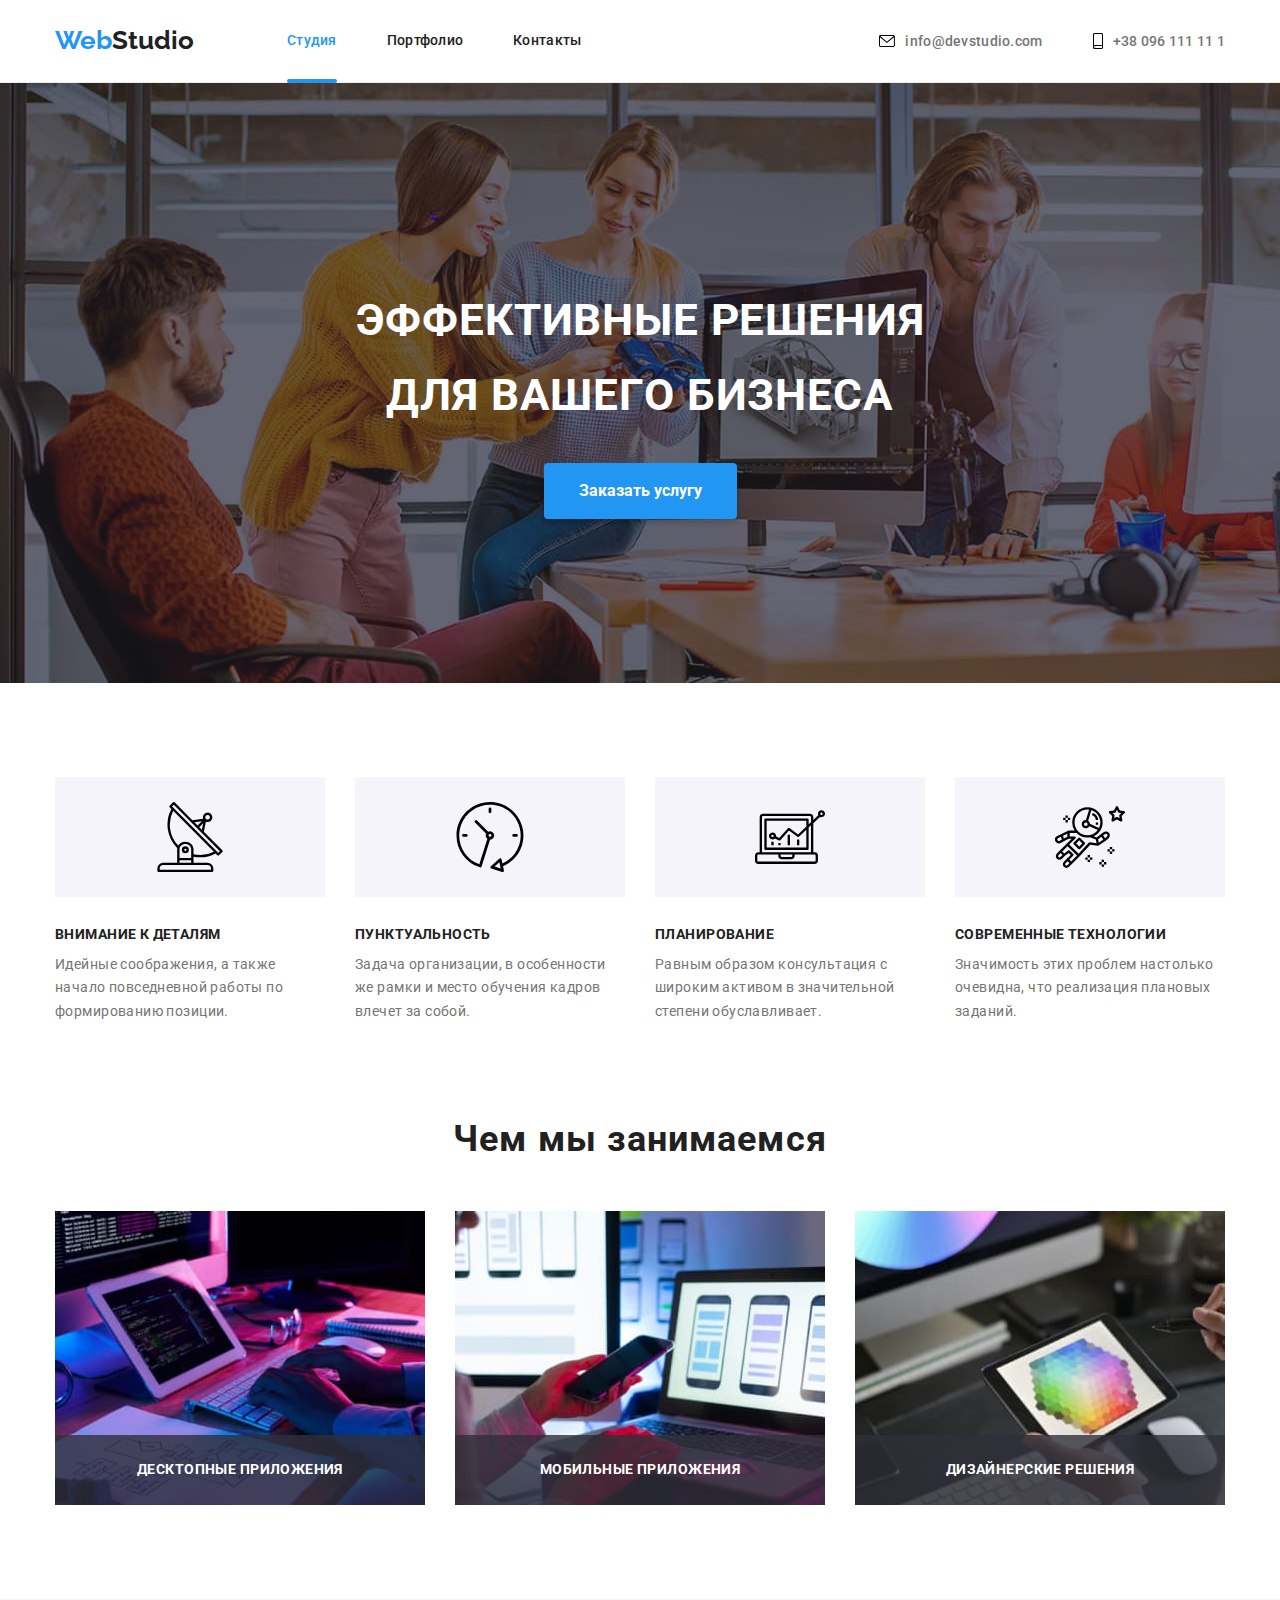
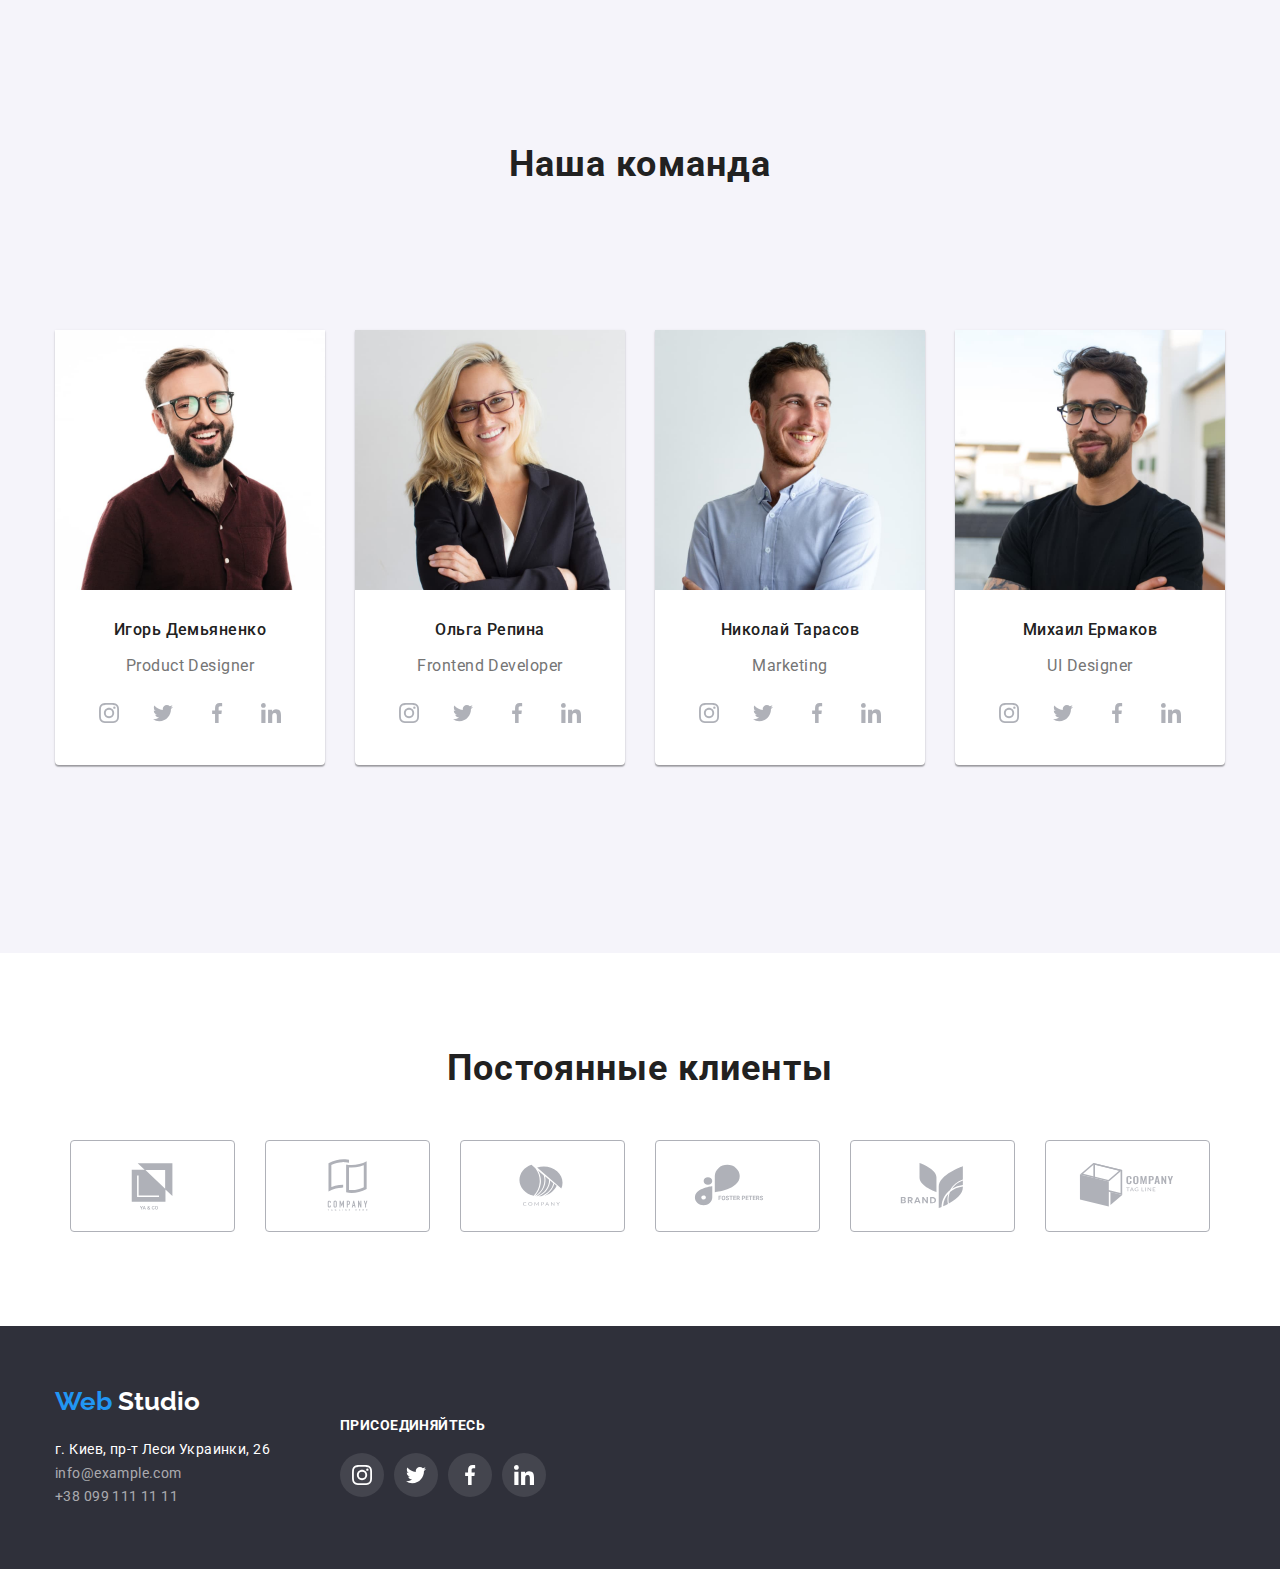
<file: index.html>
<!DOCTYPE html>
<html lang="ru">
  <head>
    <meta charset="UTF-8" />
    <meta http-equiv="X-UA-Compatible" content="IE=edge" />
    <meta name="viewport" content="width=device-width, initial-scale=1.0" />
    
    <link rel="preconnect" href="https://fonts.googleapis.com"/>
    <link rel="preconnect" href="https://fonts.gstatic.com" crossorigin/>
    <link href="https://fonts.googleapis.com/css2?family=Raleway:wght@700&family=Roboto:wght@400;500;700;900&display=swap" rel="stylesheet"/>

    <link rel="stylesheet" href="https://cdnjs.cloudflare.com/ajax/libs/modern-normalize/1.1.0/modern-normalize.min.css">

    <link rel="stylesheet" href="./css/styles.css"/>
    <title>WebStudio</title>
  </head>

  <body>
    <!-- logo + navigation -->
    <header class="header"> 
      <div class="container main-nav">
      <nav class="main-nav">
        <div>
        <a href="./index.html" class="logo"> <span class="logo-color">Web</span>Studio</a>
      </div>
    <div>
        <ul class="site-nav list">
          <li class="item"><a href="./index.html" class="link link-current current-index link-hover">Студия</a></li>
          <li class="item"><a href="./portfolio.html" class="link link-hover">Портфолио</a></li>
          <li class="item"><a href="" class="link link-hover">Контакты</a></li>
        </ul>
      </div>
      </nav>
    
      
      <div>
      <ul class="auth-nav list main-nav">
        <li class="item"><a href="mailto:info@devstudio.com" class="link">
          <svg class="contacts" width="16" height="12">
            <use href="./img/icons.svg#iconenvelope"></use>
          </svg> info@devstudio.com</a></li>
        <li class="item"><a href="tel:+38096111111" class="link">
          <svg class="contacts" width="10" height="16">
            <use href="./img/icons.svg#iconsmartphone"></use>
          </svg> +38 096 111 11 1</a></li>
      </ul>
    </div>
      </div>
    </header>
  
  
    <!-- mail information -->
    <main>
      <!-- section 1 - major -->
      <section class="hero">
        <h1 class="hero-title">Эффективные решения для вашего бизнеса</h1>
        
          
        <button class="hero-button" type="button" data-modal-open>Заказать услугу</button>
        
        <div class="backdrop is-hidden" data-modal>
          <div class="modal">
            <button class="modal-close-button" data-modal-close>
              <svg width="18" height="18">
                <use href="./img/icons.svg#icone-close"></use>
              </svg>
            </button> 
          </div>
        </div>

      </section>
      <!-- section 2 - our features -->
      <section class="our-features">
        <div class="container features">
        <h2 hidden class="section-title">our features</h2>
        <ul class="our features list">
          <li class="our-features-text">
            <div class="features-background">
              <svg class="our-features-text-icon" width="70" height="70">
                <use href="./img/icons.svg#iconantenna"></use>
              </svg>
            </div>
            <h3 class="title">Внимание к деталям</h3>
            <p class="features-text">
              Идейные соображения, а также начало повседневной работы по
              формированию позиции.
            </p>
          </li>
          <li class="our-features-text">
            <div class="features-background">
              <svg class="our-features-text-icon" width="70" height="70">
                <use href="./img/icons.svg#iconclock"></use>
              </svg>
            </div>
            <h3 class="title">Пунктуальность</h3>
            <p class="features-text">
              Задача организации, в особенности же рамки и место обучения кадров
              влечет за собой.
            </p>
          </li>
          <li class="our-features-text">
            <div class="features-background">
              <svg class="our-features-text-icon" width="70" height="70">
                <use href="./img/icons.svg#icondiagram"></use>
              </svg>
            </div>
            <h3 class="title">Планирование</h3>
            <p class="features-text">
              Равным образом консультация с широким активом в значительной
              степени обуславливает.
            </p>
          </li>
          <li>
            <div class="features-background">
              <svg class="our-features-text-icon" width="70" height="70">
                <use href="./img/icons.svg#iconastronaut"></use>
              </svg>
            </div>
            <h3 class="title">Современные технологии</h3>
            <p class="features-text">
              Значимость этих проблем настолько очевидна, что реализация
              плановых заданий.
            </p>
          </li>
        </ul>
        </div>
      </section>
    

      <!-- section 3 - work discription -->
      <section class="work-discription">
        <div class="container">
        <h2 class="section-title">Чем мы занимаемся</h2>
        <ul class="work discription list container-flex">
          <li class="our-features-text">
            
            <a>
              <div class="img-wrapper">
                <img
                src="./img/box1.jpeg"
                alt="discription_of_box_1"
                width="370"/>
                <p class="desc">Десктопные приложения</p>
              </div>
          </a>
          
          </li>
          <li class="our-features-text">
            <a>
              <div class="img-wrapper">
              <img
                src="./img/box2.jpeg"
                alt="discription_of_box_2"
                width="370"/>
                <p class="desc">Мобильные приложения</p>
              </div>
              </a>
          </li>
          <li class="our-features-text">
            <a>
              <div class="img-wrapper">
              <img
                src="./img/box3.jpeg"
                alt="discription_of_box_3"
                width="370"/>
                <p class="desc">Дизайнерские решения</p>
              </div>
              </a>
          </li>
        </ul>
        </div>
      </section> 

      <!-- section 4 - our team -->
      <section class="our-team">
      <div class="container">
        <h2 class="section-title members">Наша команда</h2>
        <ul class="our-team list container-flex">
          <li class="our-team-item our-features-text">
            <img src="./img/img.jpeg" alt="Product_Designer" width="270" />
            <div class="our-team-text-container"><h3 class="team">Игорь Демьяненко</h3>
            <p lang="en" class="team-discription">Product Designer</p>
                      <ul class="social-media">
              <li class="social-media-item" ><a class="social-media-link"
             href=""
             target="_blank"
             rel="noopener noreferrer"
             aria-label="instagram">
             
              <svg class="social-media-icon"  width="20" height="20">
                <use href="./img/icons.svg#iconinstagram"></use>
              </svg>
              </a>
            </li>

              <li class="social-media-item" ><a class="social-media-link"
             href=""
             target="_blank"
             rel="noopener noreferrer"
             aria-label="twitter">
             
              <svg class="social-media-icon"  width="20" height="20">
                <use href="./img/icons.svg#icontwitter"></use>
              </svg>
            </a>
            </li>
            <li class="social-media-item" >
              <a class="social-media-link"
             href=""
             target="_blank"
             rel="noopener noreferrer"
             aria-label="facebook">
             <svg class="social-media-icon"  width="20" height="20">
                <use href="./img/icons.svg#iconfacebook"></use>
              </svg>
            </a>
            </li>

              <li class="social-media-item" ><a class="social-media-link"
             href=""
             target="_blank"
             rel="noopener noreferrer"
             aria-label="linkedin">
             
              <svg class="social-media-icon"  width="20" height="20">
                <use href="./img/icons.svg#iconlinkedin"></use>
              </svg>
            </a>
            </li>
            
            </ul>
          </div>
          </li>

          <li class="our-team-item our-features-text">
            <img src="./img/img2.jpeg" alt="Frontend_Developer" width="270" />
            <div class="our-team-text-container"><h3 class="team">Ольга Репина</h3>
              <p lang="en" class="team-discription">Frontend Developer</p>
              <ul class="social-media">
                <li class="social-media-item" ><a class="social-media-link"
               href=""
               target="_blank"
               rel="noopener noreferrer"
               aria-label="instagram">
               
                <svg class="social-media-icon"  width="20" height="20">
                  <use href="./img/icons.svg#iconinstagram"></use>
                </svg>
                </a>
              </li>
  
                <li class="social-media-item" ><a class="social-media-link"
               href=""
               target="_blank"
               rel="noopener noreferrer"
               aria-label="twitter">
               
                <svg class="social-media-icon"  width="20" height="20">
                  <use href="./img/icons.svg#icontwitter"></use>
                </svg>
              </a>
              </li>
  
                <li class="social-media-item" ><a class="social-media-link"
               href=""
               target="_blank"
               rel="noopener noreferrer"
               aria-label="facebook">
               
                <svg class="social-media-icon"  width="20" height="20">
                  <use href="./img/icons.svg#iconfacebook"></use>
                </svg>
              </a>
              </li>
  
                <li class="social-media-item" ><a class="social-media-link"
               href=""
               target="_blank"
               rel="noopener noreferrer"
               aria-label="linkedin">
               
                <svg class="social-media-icon"  width="20" height="20">
                  <use href="./img/icons.svg#iconlinkedin"></use>
                </svg>
              </a>
              </li>
              
              </ul>
            </div>
           
          
         
          </li>

          <li class="our-team-item our-features-text">
            <img src="./img/img3.jpeg" alt="Marketing" width="270" />
            <div class="our-team-text-container"><h3 class="team">Николай Тарасов</h3>
              <p lang="en" class="team-discription">Marketing</p>
              <ul class="social-media">
                <li class="social-media-item" ><a class="social-media-link"
               href=""
               target="_blank"
               rel="noopener noreferrer">
               
                <svg class="social-media-icon"  width="20" height="20">
                  <use href="./img/icons.svg#iconinstagram"></use>
                </svg>
                </a>
              </li>
  
                <li class="social-media-item" ><a class="social-media-link"
               href=""
               target="_blank"
               rel="noopener noreferrer">
               
                <svg class="social-media-icon"  width="20" height="20">
                  <use href="./img/icons.svg#icontwitter"></use>
                </svg>
              </a>
              </li>
  
                <li class="social-media-item" ><a class="social-media-link"
               href=""
               target="_blank"
               rel="noopener noreferrer">
               
                <svg class="social-media-icon"  width="20" height="20">
                  <use href="./img/icons.svg#iconfacebook"></use>
                </svg>
              </a>
              </li>
  
                <li class="social-media-item" ><a class="social-media-link"
               href=""
               target="_blank"
               rel="noopener noreferrer">
               
                <svg class="social-media-icon"  width="20" height="20">
                  <use href="./img/icons.svg#iconlinkedin"></use>
                </svg>
              </a>
              </li>
              
              </ul>
            </div>
            
          
             
          </li>

          <li class="our-team-item our-features-text">
            <img src="./img/img4.jpeg" alt="UI Designer" width="270" />
            <div class="our-team-text-container"><h3 class="team">Михаил Ермаков</h3>
              <p lang="en" class="team-discription">UI Designer </p>
              <ul class="social-media">
                <li class="social-media-item" ><a class="social-media-link"
               href=""
               target="_blank"
               rel="noopener noreferrer">
               
                <svg class="social-media-icon"  width="20" height="20">
                  <use href="./img/icons.svg#iconinstagram"></use>
                </svg>
                </a>
              </li>
  
                <li class="social-media-item" ><a class="social-media-link"
               href=""
               target="_blank"
               rel="noopener noreferrer">
               
                <svg class="social-media-icon"  width="20" height="20">
                  <use href="./img/icons.svg#icontwitter"></use>
                </svg>
              </a>
              </li>
  
                <li class="social-media-item" ><a class="social-media-link"
               href=""
               target="_blank"
               rel="noopener noreferrer">
               
                <svg class="social-media-icon"  width="20" height="20">
                  <use href="./img/icons.svg#iconfacebook"></use>
                </svg>
              </a>
              </li>
  
                <li class="social-media-item" ><a class="social-media-link"
               href=""
               target="_blank"
               rel="noopener noreferrer">
               
                <svg class="social-media-icon"  width="20" height="20">
                  <use href="./img/icons.svg#iconlinkedin"></use>
                </svg>
              </a>
              </li>
              
              </ul>
              </div>
              
            
          </li>
        </ul>
      </div>
      </section>
       <!-- section 5 - our clients -->
    <section class="our-clients" >
      <div class="container">
        <h2 class="section-title">Постоянные клиенты</h2>
        <ul class="clienst-list">
          <li class="client-box">
            <a href=""
             class="client-box-link"
          
             target="_blank"
             rel="noopener noreferrer"
             aria-label="Logo1">
              <svg class="client-box-logo" width="106" height="60">
                <use class="focus" href="./img/icons.svg#iconLogo"></use>
              </svg>
            </a>
          </li>

          <li class="client-box">
            <a href=""
            class="client-box-link"
          
            target="_blank"
            rel="noopener noreferrer"
            aria-label="Logo2">
             <svg class="client-box-logo" width="106" height="60">
               <use class="focus" href="./img/icons.svg#iconLogo1"></use>
             </svg>
           </a>
          </li>

          <li class="client-box" >

            <a href=""
            class="client-box-link"
          
            target="_blank"
            rel="noopener noreferrer"
            aria-label="Logo3">
             <svg class="client-box-logo" width="106" height="60">
               <use class="focus" href="./img/icons.svg#iconLogo2"></use>
             </svg>
           </a>

          </li>
          <li class="client-box" >
            <a href=""
            class="client-box-link"
          
            target="_blank"
            rel="noopener noreferrer"
            aria-label="Logo4">
             <svg class="client-box-logo" width="106" height="60">
               <use class="focus" href="./img/icons.svg#iconLogo3"></use>
             </svg>
           </a>
          </li>

          <li class="client-box" >
            <a href=""
            class="client-box-link"
          
            target="_blank"
            rel="noopener noreferrer"
            aria-label="Logo5">
             <svg class="client-box-logo" width="106" height="60">
               <use class="focus" href="./img/icons.svg#iconLogo4"></use>
             </svg>
           </a>

          </li>
          <li class="client-box" >
            <a href=""
            class="client-box-link"
          
            target="_blank"
            rel="noopener noreferrer"
            aria-label="Logo6">
             <svg class="client-box-logo" width="106" height="60">
               <use class="focus" href="./img/icons.svg#iconLogo5"></use>
             </svg>
           </a>
          </li>

        </ul>
      </div>
    </section>
    </main>

    <!-- footer -->
    <footer class="footer">
     <div class="container">
        <div class="footer-logo"><a href="./index.html" class="logo"> <span class="logo-color">Web</span> <span class="studio-logo">Studio</span> </a>
      </div>

      <div class="footer-content">
      <address>
        <ul class="list">
          <li class="address">г. Киев, пр-т Леси Украинки, 26</li>
          <li><a href="mailto:info@example.com" class="contact-info">info@example.com</a></li>
          <li><a href="tel:+380991111111" class="contact-info">+38 099 111 11 11</a></li>
        </ul>
      </address>
      <div class="social-footer">
        <h3 class="title-footer">присоединяйтесь</h3>
        <ul class="social-media-footer">
          <li class="social-media-item-footer">
            <a class="social-media-link-footer" 
            href=""
             target="_blank"
             rel="noopener noreferrer"
             aria-label="instagram">
              <svg class="social-media-icon-footer" width="20" height="20">
                <use href="./img/icons.svg#iconinstagram"></use>
              </svg>
            </a>
          </li>
          <li class="social-media-item-footer">
            <a class="social-media-link-footer"
            href=""
             target="_blank"
             rel="noopener noreferrer"
             aria-label="twiiter">
              <svg class="social-media-icon-footer" width="20" height="20"> 
                <use href="./img/icons.svg#icontwitter"></use>
              </svg>
            </a>
          </li>
          <li class="social-media-item-footer">
            <a class="social-media-link-footer" 
            href=""
             target="_blank"
             rel="noopener noreferrer"
             aria-label="facebook">
              <svg class="social-media-icon-footer" width="20" height="20">
                <use href="./img/icons.svg#iconfacebook"></use>
              </svg>
            </a>
          </li>
          <li class="social-media-item-footer">
            <a class="social-media-link-footer" 
            href=""
             target="_blank"
             rel="noopener noreferrer"
             aria-label="linkedin">
              <svg class="social-media-icon-footer" width="20" height="20">
                <use href="./img/icons.svg#iconlinkedin"></use>
              </svg>
            </a>
          </li>
        </ul>
      </div>
    </div>
    </div>

  
    </footer>

    <script src="./js/modal.js"></script>
  </body>
</html>
</file>
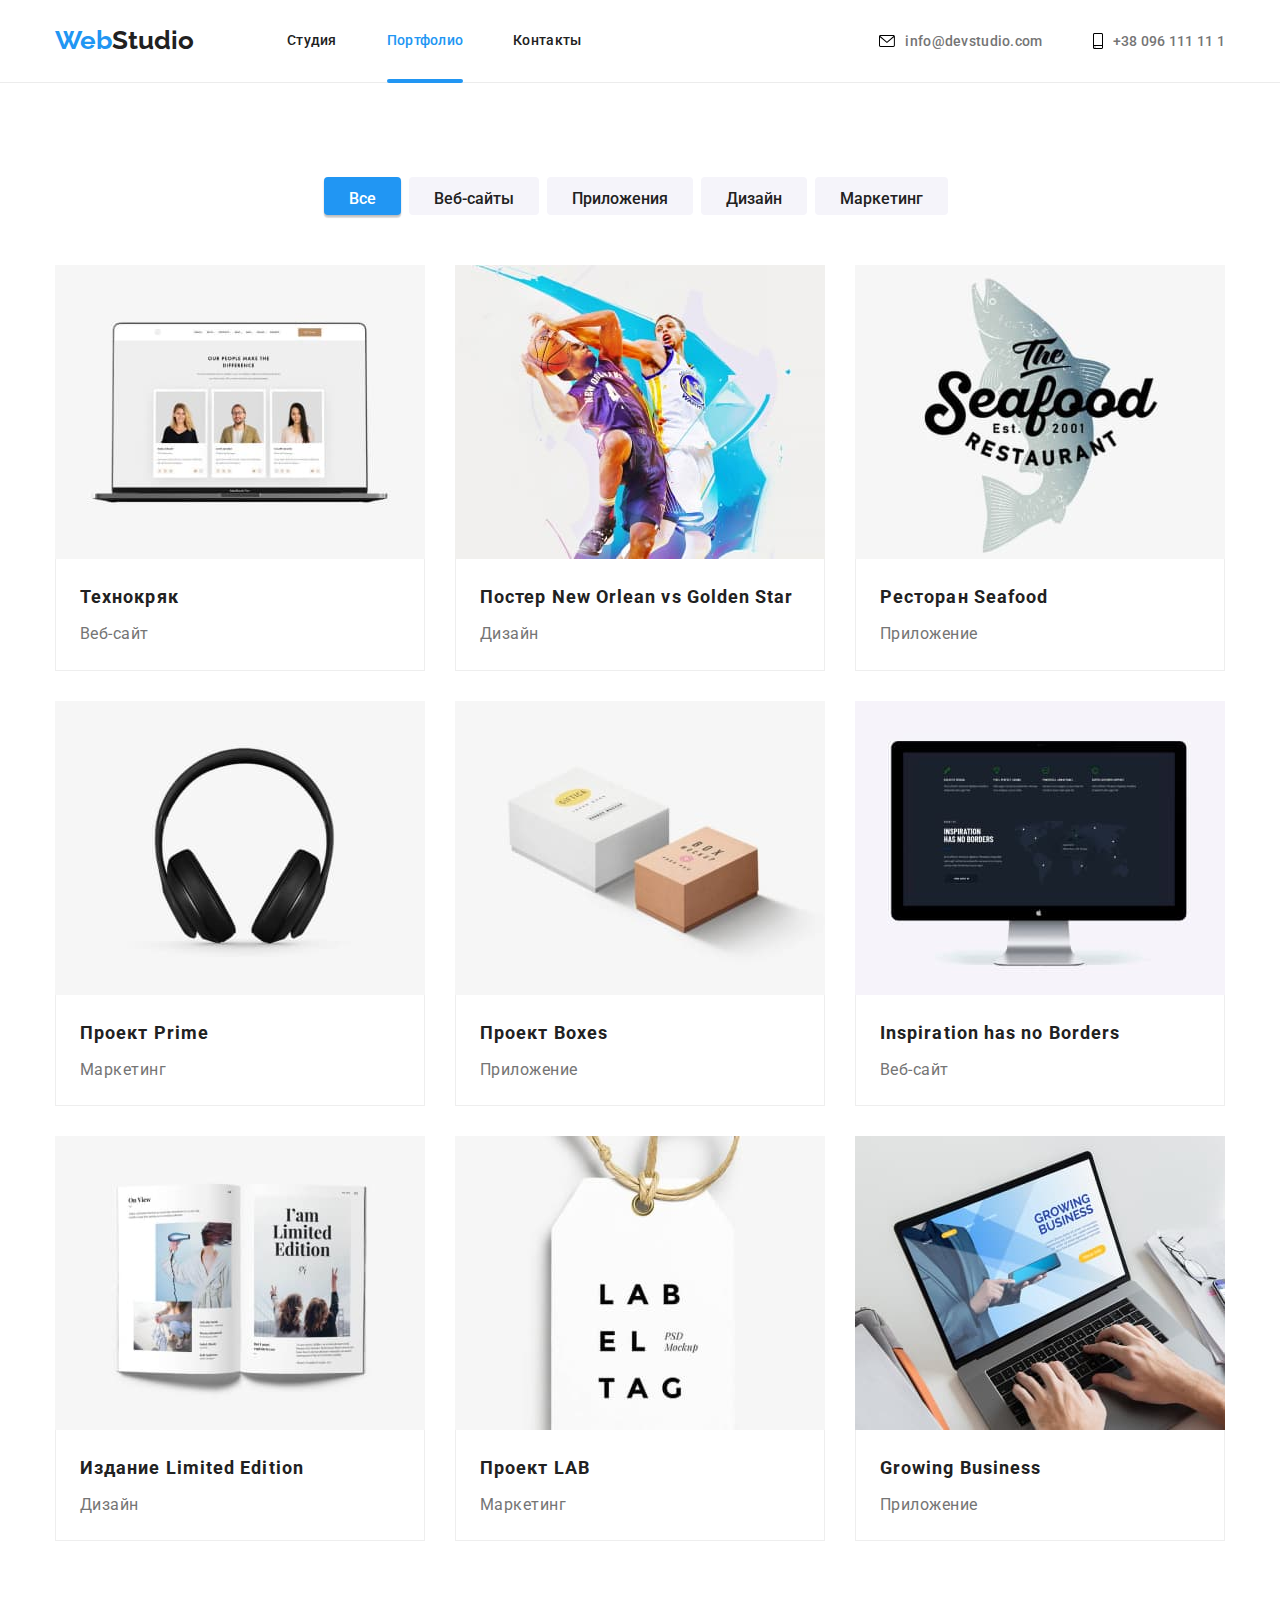
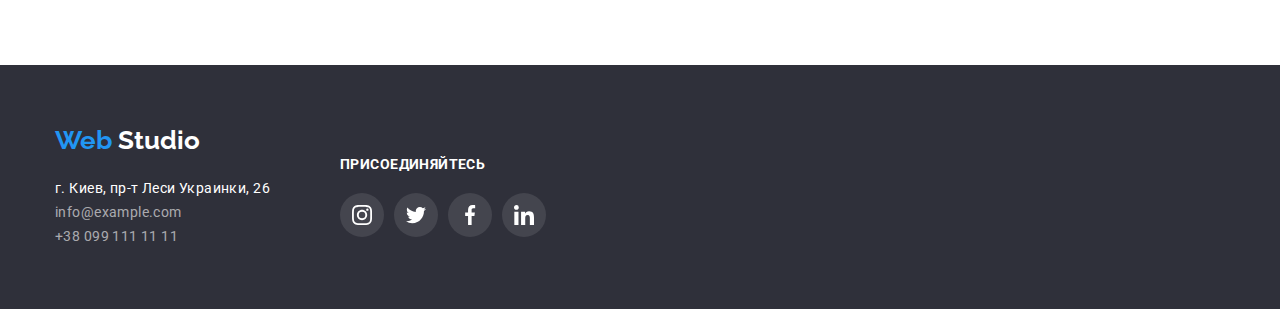
<file: portfolio.html>
<!DOCTYPE html>
<html lang="ru">
<head>
    <meta charset="UTF-8">
    <meta http-equiv="X-UA-Compatible" content="IE=edge">
    <meta name="viewport" content="width=device-width, initial-scale=1.0">
  
    <link rel="preconnect" href="https://fonts.googleapis.com"/>
    <link rel="preconnect" href="https://fonts.gstatic.com" crossorigin/>
    <link href="https://fonts.googleapis.com/css2?family=Raleway:wght@700&family=Roboto:wght@400;500;700;900&display=swap" rel="stylesheet"/>


    <link rel="stylesheet" href="./css/styles.css">

    <title>WebStudio</title>
</head>
<body>
    <!-- logo + navigation -->
    <header class="header"> 
      <div class="container main-nav">
      <nav class="main-nav">
        <div>
        <a href="./index.html" class="logo"> <span class="logo-color">Web</span>Studio</a>
      </div>
      <div>
        <ul class="site-nav list">
          <li class="item"><a href="./index.html" class="link link-hover">Студия</a></li>
          <li class="item"><a href="./portfolio.html" class="link link-current current-portfolio">Портфолио</a></li>
          <li class="item"><a href="" class="link link-hover">Контакты</a></li>
        </ul>
      </div>
      </nav>
      
      <div>
      <ul class="auth-nav list main-nav">
        <li class="item"><a href="mailto:info@devstudio.com" class="link">
          <svg class="contacts" width="16" height="12">
            <use href="./img/icons.svg#iconenvelope"></use>
          </svg> info@devstudio.com</a></li>
        <li class="item"><a href="tel:+38096111111" class="link">
          <svg class="contacts" width="10" height="16">
            <use href="./img/icons.svg#iconsmartphone"></use>
          </svg> +38 096 111 11 1</a></li>
      </ul>
    </div>
    </div>
    </header>
  

      <main>
      <!-- Section -->
      <section class="portfolio">
      
          <div class="container filter">
            <h1 hidden>Portfolio</h1>
            <ul class="button list-portfolio">
              <li>
                <button class="portfolio-button-current" type="button">Все</button>
              </li>
              <li>
                <button class="portfolio-button" type="button">Веб-сайты</button>
              </li>
              <li>
                <button class="portfolio-button" type="button">Приложения</button>
              </li>
              <li>
                <button class="portfolio-button" type="button">Дизайн</button>
              </li>
              <li>
                <button class="portfolio-button" type="button">Маркетинг</button>
              </li>              
            </ul>
          </div>
         
     
<div class="container"> 
          <ul class="section list flex-container">
           <li class="flex-element">
             <div class="thumb">
               <img class="portfolio-img" src="./img/HW2/img1.jpeg" alt="project1" width="370" height="294">
            
             <div class="product-thumb">
              <p class="product-discription-text">Ресурс предлагает комплексные предложения с разным уровнем функционала и сервисов. Все это позволит посетителю получить исчерпывающие сведения о компании или частном лице.</p>
            </div>
          </div>
            <div class="projects">
              <h2 class="project-name">Технокряк</h2>
              <p class="features-text-discription">Веб-сайт</p>
             
            </div>
            </li>
           
           <li class="flex-element">
            <div class="thumb">

            <img class="portfolio-img" src="./img/HW2/img2.jpeg" alt="project2" width="370">
            <div class="product-thumb">
               
              <p class="product-discription-text">Ресурс предлагает комплексные предложения с разным уровнем функционала и сервисов. Все это позволит посетителю получить исчерпывающие сведения о компании или частном лице.</p>
            </div>
            </div>
            <div class="projects"> 
              <h2 class="project-name">Постер <span lang="en">New Orlean vs Golden Star</span> </h2>
            <p class="features-text-discription">Дизайн</p>
          </div>
          </li>

           <li class="flex-element">
            <div class="thumb">
             <img class="portfolio-img" src="./img/HW2/img3.jpeg" alt="project3" width="370">
             <div class="product-thumb">
               
              <p class="product-discription-text">Ресурс предлагает комплексные предложения с разным уровнем функционала и сервисов. Все это позволит посетителю получить исчерпывающие сведения о компании или частном лице.</p>
            </div>
            </div>
            <div class="projects"> 
            <h2 class="project-name">Ресторан <span lang="en">Seafood</span></h2>
            <p class="features-text-discription">Приложение</p>
            </div>
          </li>

            <li class="flex-element">
              <div class="thumb">
              <img class="portfolio-img" src="./img/HW2/img4.jpeg" alt="project4" width="370">
              <div class="product-thumb">
               
                <p class="product-discription-text">Ресурс предлагает комплексные предложения с разным уровнем функционала и сервисов. Все это позволит посетителю получить исчерпывающие сведения о компании или частном лице.</p>
              </div>
              </div>
            <div class="projects"> 
            <h2 class="project-name">Проект <span lang="en">Prime</span></h2>
            <p class="features-text-discription">Маркетинг</p>
            </div>
          </li>

            <li class="flex-element">
              <div class="thumb">
              <img class="portfolio-img" src="./img/HW2/img5.jpeg" alt="project5" width="370">
              <div class="product-thumb">
               
                <p class="product-discription-text">Ресурс предлагает комплексные предложения с разным уровнем функционала и сервисов. Все это позволит посетителю получить исчерпывающие сведения о компании или частном лице.</p>
              </div>
            </div>
            <div class="projects"> 
           <h2 class="project-name">Проект <span lang="en">Boxes</span></h2>
            <p class="features-text-discription">Приложение</p>
            </div>
          </li>

            <li class="flex-element">
              <div class="thumb">
              <img class="portfolio-img" src="./img/HW2/img6.jpeg" alt="project6" width="370">
              <div class="product-thumb">
                <p class="product-discription-text">Ресурс предлагает комплексные предложения с разным уровнем функционала и сервисов. Все это позволит посетителю получить исчерпывающие сведения о компании или частном лице.</p> 
              </div>
              </div>
            <div class="projects"> 
            <h2 class="project-name" lang="en">Inspiration has no Borders</h2>
            <p class="features-text-discription">Веб-сайт</p>
            </div>
          </li>

          <li class="flex-element">
            <div class="thumb">
            <img class="portfolio-img" src="./img/HW2/img7.jpeg" alt="project7" width="370">
            <div class="product-thumb">
            <p class="product-discription-text">Ресурс предлагает комплексные предложения с разным уровнем функционала и сервисов. Все это позволит посетителю получить исчерпывающие сведения о компании или частном лице.</p> 
            </div>
          </div>
            <div class="projects"> 
            <h2 class="project-name">Издание <span lang="en">Limited Edition</span> </h2>
            <p class="features-text-discription">Дизайн</p>
            </div>
          </li>

           <li  class="flex-element">
            <div class="thumb">
            <img class="portfolio-img" src="./img/HW2/img8.jpeg" alt="project8" width="370">
            <div class="product-thumb">
              <p class="product-discription-text">Ресурс предлагает комплексные предложения с разным уровнем функционала и сервисов. Все это позволит посетителю получить исчерпывающие сведения о компании или частном лице.</p> 
            </div>
            </div>
        
            <div class="projects"> 
            <h2 class="project-name">Проект <span lang="en">LAB</span></h2>
            <p class="features-text-discription">Маркетинг</p>
            </div>
          </li>

             <li class="flex-element">
              <div class="thumb">
              <img class="portfolio-img" src="./img/HW2/img9.jpeg" alt="project9" width="370">
              <div class="product-thumb">
                <p class="product-discription-text">Ресурс предлагает комплексные предложения с разным уровнем функционала и сервисов. Все это позволит посетителю получить исчерпывающие сведения о компании или частном лице.</p> 
              </div>
            </div>
            
            <div class="projects"> 
            <h2 class="project-name" lang="en">Growing Business</h2>
            <p class="features-text-discription">Приложение</p>
            </div>
          </li>
          </ul>
</div>
      
    </section>
    </main>
      <!-- footer -->
      <footer class="footer">
        <div class="container">
           <div class="footer-logo"><a href="./index.html" class="logo"> <span class="logo-color">Web</span> <span class="studio-logo">Studio</span> </a>
         </div>
   
         <div class="footer-content">
         <address>
           <ul class="list">
             <li class="address">г. Киев, пр-т Леси Украинки, 26</li>
             <li><a href="mailto:info@example.com" class="contact-info">info@example.com</a></li>
             <li><a href="tel:+380991111111" class="contact-info">+38 099 111 11 11</a></li>
           </ul>
         </address>
         <div class="social-footer">
           <h3 class="title-footer">присоединяйтесь</h3>
           <ul class="social-media-footer">
             <li class="social-media-item-footer">
               <a class="social-media-link-footer" 
               href=""
                target="_blank"
                rel="noopener noreferrer"
                aria-label="instagram">
                 <svg class="social-media-icon-footer" width="20" height="20">
                   <use href="./img/icons.svg#iconinstagram"></use>
                 </svg>
               </a>
             </li>
             <li class="social-media-item-footer">
               <a class="social-media-link-footer"
               href=""
                target="_blank"
                rel="noopener noreferrer"
                aria-label="twiiter">
                 <svg class="social-media-icon-footer" width="20" height="20"> 
                   <use href="./img/icons.svg#icontwitter"></use>
                 </svg>
               </a>
             </li>
             <li class="social-media-item-footer">
               <a class="social-media-link-footer" 
               href=""
                target="_blank"
                rel="noopener noreferrer"
                aria-label="facebook">
                 <svg class="social-media-icon-footer" width="20" height="20">
                   <use href="./img/icons.svg#iconfacebook"></use>
                 </svg>
               </a>
             </li>
             <li class="social-media-item-footer">
               <a class="social-media-link-footer" 
               href=""
                target="_blank"
                rel="noopener noreferrer"
                aria-label="linkedin">
                 <svg class="social-media-icon-footer" width="20" height="20">
                   <use href="./img/icons.svg#iconlinkedin"></use>
                 </svg>
               </a>
             </li>
           </ul>
         </div>
       </div>
       </div>
   
     
       </footer>
</body>
</html>
</file>
<file: css/styles.css>
:root {
--main-text-color: #212121;
--second-background-color: #F5F4FA;
--footer-background-color: #2F303A;
--paragraph-text-color: #757575;
--accent-color: #2196F3;
--main-paragraph-color: #FFFFFF;
--contact-info-color: #rgba(255, 255, 255, 0.6);
--first-background-color: #E5E5E5;
--second-background-color: rgba(245, 244, 250, 1);
--transition: 250ms cubic-bezier(0.4, 0, 0.2, 1);
}

html {
    box-sizing: border-box;
}

*,
*::before,
*::after  {
    box-sizing: inherit;
}




body {
    font-size: 14px;
    line-height: 1.7;
    color: var(--main-text-color);
    font-family: Roboto, sans-serif;    
    margin: 0;
}

.container {
    margin-left: 0;
    margin-right: 0;
  width: 1200px;
  margin: 0 auto;
 padding: 0 15px;
}

.main-nav {
    display: flex;
    align-items: center;
    justify-content: space-between;
}

.logo {
    color: var(--main-text-color);
    font-family: Raleway, sans-serif;
    text-decoration: none;
}

.logo-color {
    color: var(--accent-color);
    
}

.navigation {
    display: flex;
    justify-content: space-between;
    align-items: center;
}

.logo, .logo-color {
font-style: normal;
font-weight: 700;
font-size: 26px;
line-height: 1.2;

}

.list {
    list-style: none ;
    padding: 0;
    margin: 0;
}

.header {
    border-bottom-width: 1px;
    border-bottom-style: solid;
    border-bottom-color: #ECECEC;
}


.contacts {
    margin-right: 10px;
    
}

.link {
    display: flex;
    align-items: center;

    position: relative;
}

/* Site nav */

.site-nav {
    display: flex;
    margin-left: 93px;
}



.site-nav .item:not(:last-child) {
    margin-right: 50px;
}

.site-nav .link {
color: var(--main-text-color);
font-style: normal;
font-weight: 500;
font-size: 14px;
line-height: 1.1;
letter-spacing: 0.02em;
text-decoration: none;
padding: 32px 0;
display: block;

transition: color var(--transition);

}

.site-nav .link:hover,
.site-nav .link:focus {
    color: var(--accent-color);
}

.auth-nav .link{
color: var(--paragraph-text-color);
font-family: 'Roboto';
font-style: normal;
font-weight: 500;
font-size: 14px;
line-height: 1.3;
letter-spacing: 0.02em;  
text-decoration: none;
padding: 32px 0;

transition: color var(--transition);
}

.contacts use {
    transition: fill var(--transition);
}

.auth-nav .item:not(:last-child) {
    margin-right: 50px;
}

.auth-nav {
    display: flex;
    margin-left: auto;
}

.auth-nav .item .link:hover,
.auth-nav .item .link:focus {
    color: var(--accent-color);
    fill: var(--accent-color);

}

/* Hero */
.hero {
    padding: 200px 0px;
    background-color: var(--footer-background-color);
    color: var(--main-paragraph-color);
font-style: normal;
text-align: center;
letter-spacing: 0.06em;  
text-transform: uppercase;
max-width: 1600px;
max-height: 600px;
background-image: linear-gradient(to right, rgba(47, 48, 58, 0.4),rgba(47, 48, 58, 0.4)), url(../img/Img-background.jpeg);
}


.hero-title {
    max-width: 650px;
    color: var(--main-paragraph-color);
    font-size: 44px;
    margin: 0 auto;
    margin-bottom: 30px;
    /* padding: 200px 452px 280px;
    width: 696px;
    height: 120px; */
}

/* Section 1 */
.section-title {
    color: #212121;
    font-family: 'Roboto';
font-style: normal;
font-weight: 700;
font-size: 36px;
line-height: 1.2;
text-align: center;
letter-spacing: 0.03em;
margin-bottom: 50px;
margin-top: 0px;
}

.members {
    padding-top: 50px;
}

/* Section2 features */

.section-title .title {
    color: #212121;;
    
}

.title {
    font-family: 'Roboto';
font-style: normal;
font-weight: 700;
font-size: 14px;
line-height: 1.1;
letter-spacing: 0.03em;
text-transform: uppercase;
margin-top: 0px;
margin-bottom: 10px;
}


.our-features {
    padding: 94px 0;
}

.features {
    display: flex;
}

.features .features-text {
    width: 270px;
}

.our-features-text:not(:last-child) {
margin-right: 30px;
}


.features-text {
    color: var(--paragraph-text-color);
    font-family: 'Roboto';
font-style: normal;
font-weight: 400;
font-size: 14px;
line-height: 1.7;
letter-spacing: 0.03em;
margin-bottom: 0px;
margin-top: 0px;
}

.features-background {
    background-color: rgba(245, 244, 250, 1);
    display: block;
    width: 270px;
    height: 120px;
    margin-bottom: 30px;
}

.features-background {
    display: flex;
    justify-content: center;
    align-items: center;
}

/* section 3 work discription */
.work-discription {
   padding-bottom: 94px;
}

/* section 4 our team*/
.our-team {
background-color: var(--second-background-color);
padding: 94px 0;
}

.team-discription {
    margin-bottom: 16px;
    color: var(--paragraph-text-color);
    font-family: 'Roboto';
font-style: normal;
font-weight: 400;
font-size: 16px;
line-height: 1.2;
text-align: center;
letter-spacing: 0.03em;
}

.our-team-text-container {
    padding: 30px 0;
}

.our-team-item {
   background-color: var(--main-paragraph-color);
   box-shadow: 0px 1px 3px rgba(0, 0, 0, 0.12), 0px 1px 1px rgba(0, 0, 0, 0.14), 0px 2px 1px rgba(0, 0, 0, 0.2);
border-radius: 0px 0px 4px 4px;

}

.team {
    font-family: 'Roboto';
font-style: normal;
font-weight: 500;
font-size: 16px;
line-height: 1.2;
text-align: center;
letter-spacing: 0.03em;
margin: 0 0 10px;
}

.social-media {
    display: flex;
    list-style: none;
    justify-content: center;
    padding: 0;
   
}




.social-media-link {
    display: flex;
    align-items: center;
    justify-content: center;
    color: rgba(175, 177, 184, 1);
    width: 44px;
    height: 44px;
    border-radius: 50%;
    background-color: rgba(255, 255, 255, 1);

    transition: background-color var(--transition), fill var(--transition); 
  
}

.social-media-item:hover .social-media-link,
.social-media-item:focus .social-media-link {
    background-color: var(--accent-color);
}

.social-media-item:hover .social-media-icon,
.social-media-item:focus .social-media-icon {
    fill: #FFFFFF;
}


.social-media-item:not(:last-child) {
    margin-right: 10px;
}

.social-media-icon {
    fill: rgba(175, 177, 184, 1);
}

/* section 5 - our clients */
.our-clients {
    padding: 94px 0;
}

.clienst-list {
    display: flex;
    list-style: none;
    margin: 0;
    padding: 0;
    justify-content: center;
    
}

.client-box-link {
    display: flex;
    justify-content: center;
    align-items: center;
    width: 100%;
    height: 100%;
    border: 1px solid #AFB1B8;
    border-radius: 4px;

    transition: fill var(--transition); 
  
}

.client-box-logo {
    fill: rgba(175, 177, 184, 1);
    
}


.client-box-link:hover .client-box-logo,
.client-box-link:focus .client-box-logo {
    fill: var(--accent-color);
}

.client-box-link:hover,
.client-box-link:focus {
    border: 1px solid var(--accent-color);
}

   



/* .clienst-list {
    margin-bottom: 94px;
} */

.client-box:not(:last-child) {
    margin-right: 30px;
   
}

.client-box {
    height: 92px;
    width: calc(100% / 6 - 30px);
}

/* footer */
footer {
    background-color: var(--footer-background-color);
}

address {
    padding-top: 20px;
     
}

.footer {
    padding: 60px 0;
}

.social-media-footer {
    display: flex;
    list-style: none;
    padding: 0;
    margin: 0;
}

.social-media-item-footer {
    width: 44px;
    height: 44px;
    border-radius: 50%;
    background: rgba(255, 255, 255, 0.1);
}

.social-media-item-footer:hover,
.social-media-item-footer:focus {
    background-color: var(--accent-color);
}

.social-media-link-footer {
    display: flex;
    justify-content: center;
    align-items: center;
    width: 100%;
    height: 100%;

    transition: background-color var(--transition); 
  
}

.social-media-item-footer:not(:last-child){
    margin-right: 10px;
}

.title-footer{
    font-family: 'Roboto';
    font-style: normal;
    font-weight: 700;
    font-size: 14px;
    line-height: 1.1;
    letter-spacing: 0.03em;
    text-transform: uppercase;
    margin-top: 0px;
    margin-bottom: 20px;
    color: rgba(255, 255, 255, 1);
} 

.social-media-icon-footer {
    fill: #FFFFFF;
}
 
.footer-content {
    display: flex;
}


.social-footer {
    margin-left: 70px;
}

.studio-logo {
    color: #FFFFFF;
}

.address {
    color: #FFFFFF;
    font-family: 'Roboto';
font-style: normal;
font-weight: 400;
font-size: 14px;
line-height: 1.7;
letter-spacing: 0.03em;
}

.contact-info{
    color: rgba(255, 255, 255, 0.6);
    text-decoration: none;
    font-family: 'Roboto';
font-style: normal;
font-weight: 400;
font-size: 14px;
line-height: 1.7;
letter-spacing: 0.03em;
}

.contact-info:hover,
.contact-info:focus {
    color: var(--accent-color);
}

/* portfolio */

.portfolio {
padding: 94px 0;
}


.project-name {
    font-family: 'Roboto';
font-style: normal;
font-weight: 700;
font-size: 18px;
line-height: 2;
letter-spacing: 0.06em;
margin-bottom: 4px;
margin-top: 0px;
}

.flex-element:hover,
.flex-element:focus {
    box-shadow: 0px 1px 1px rgba(0, 0, 0, 0.12), 0px 4px 4px rgba(0, 0, 0, 0.06), 1px 4px 6px rgba(0, 0, 0, 0.16);
}

.projects {
    border-left: 1px solid rgba(238, 238, 238, 1);
    border-right: 1px solid rgba(238, 238, 238, 1);
    border-bottom: 1px solid rgba(238, 238, 238, 1);
width: 370px;
padding: 20px 24px;
}

.portfolio-img {
    display: block;
    width: 100%;
    margin-right: 0px;
}


.features-text-discription {
    color: var(--paragraph-text-color);
    font-family: 'Roboto';
font-style: normal;
font-weight: 400;
font-size: 16px;
line-height: 1.9;
letter-spacing: 0.03em;
margin-bottom: 0;
margin-top: 0;
}


.portfolio-container {
    width: 1200px;
    margin-right: 0;
}


.flex-container {
    display: flex;
    flex-wrap: wrap;
    justify-content: space-between;
}

.flex-element   {
    margin-bottom: 30px;

}



.container-flex {
    display: flex;
}

.list-portfolio {
    display: flex;
    list-style: none;
   margin-top: 0px;
   margin-bottom: 34px;
   justify-content: center;
}



.button.list-portfolio {
    padding-left: 0;
    margin-bottom: 50px;
}


.button > .list-portfolio{
    display: inline-block;
    margin-left: auto;
    margin-right: auto;
    
}

/* buttons */
.hero-button {
    background-color: var(--accent-color);
    color: var(--main-paragraph-color);
font-style: normal;
font-weight: 700;
font-size: 16px;
line-height: 1.9;
border-radius: 4px;
border: solid transparent;
padding: 10px 32px;
/* min-width: 200px; */
text-align: center;
box-shadow: 0px 4px 4px rgba(0, 0, 0, 0.15);

transition: background-color var(--transition);
}

.hero-button:hover,
.hero-button:focus {
    background-color: #188ce8;
}

.portfolio-button-current:hover,
.portfolio-button-current:focus {
background-color: #188ce8;

}

.portfolio-button {
    background-color: var(--second-background-color);
color: var(--main-text-color);
font-family: 'Roboto';
font-style: normal;
font-weight: 500;
font-size: 16px;
line-height: 1.6;
display: inline-block;
padding: 6px 22px;
border: solid transparent;  
border-radius: 4px;
min-width: 105;
height: 38px;

transition: color var(--transition), background-color var(--transition);

}

.portfolio-button:not(last-child) {
    margin-right: 8px;
}

.portfolio-button:hover,
.portfolio-button:focus {
    background-color: var(--accent-color);
    color: var(--main-paragraph-color);   
}

.portfolio-button-current {
    color: #fff;
    background-color: var(--accent-color);
    font-family: 'Roboto';
font-style: normal;
font-weight: 500;
font-size: 16px;
line-height: 1.6;
cursor: pointer;
box-shadow: 0px 3px 1px rgba(0, 0, 0, 0.1), 0px 1px 2px rgba(0, 0, 0, 0.08), 0px 2px 2px rgba(0, 0, 0, 0.12);
border-radius: 4px;
min-width: 73px;
height: 38px;
border: solid transparent;  
padding: 6px 22px;
display: inline-block;
margin-right: 8px;
}


.link-current {
    color: var(--accent-color);
    font-style: normal;
font-weight: 500;
font-size: 14px;
line-height: 1.1;
letter-spacing: 0.02em;
text-decoration: none;
}

.link.link-current {
    color: var(--accent-color);
}

/* Homework5 */



.thumb{
    position: relative;
    overflow: hidden;
}


.product-thumb {
    position: absolute;
    top: 0;
    left: 0;
    width: 100%;
   height: 100%;
    display: flex;
    align-items: center;
    justify-content: center;
    background-color: rgba(33, 150, 243, 0.9);
    
transform: translateY(100%);

transition: transform var(--transition);

}

.flex-element:hover .product-thumb{
    transform: translateY(0);
}

.product-discription-text {  

margin: 0;
padding: 63px 24px;
font-family: 'Roboto';
font-style: normal;
font-weight: 400;
font-size: 18px;
line-height: 1.6;

letter-spacing: 0.03em;

color: #FFFFFF;
   
}



/* modal-window */
 .backdrop {
    position: absolute;
    position: fixed;
    width: 100%;
    height: 100%;
    top: 0;
    left: 0;
    background: rgba(0, 0, 0, 0.2);


    opacity: 1;
    visibility: visible;
    pointer-events: initial;

    transition: opacity var(--transition), visibility var(--transition);
 }

 .backdrop.is-hidden {
     opacity: 0;
     visibility: hidden;
     pointer-events: none;
 }

.modal {
position: absolute;
top: 50%;
left: 50%;
transform: translate(-50%, -50%);

min-height: 581px;
min-width: 528px;
     
background: #FFFFFF;
box-shadow: 0px 1px 3px rgba(0, 0, 0, 0.12), 0px 1px 1px rgba(0, 0, 0, 0.14), 0px 2px 1px rgba(0, 0, 0, 0.2);
border-radius: 4px;

 }   

/* .modal-close-button  */

.modal-close-button {
display: flex;
position: absolute;
justify-content: center;
align-items: center;
background: #FFFFFF;
border: 1px solid rgba(0, 0, 0, 0.1);
width: 30px;
height: 30px;
border-radius: 50px;
top: 8px;
right: 8px;
padding: 0;
margin: 0;
  
    cursor: pointer;
}

/* image-wrapper */

.img-wrapper {
    position: relative; 
}

.desc {
display: flex;
justify-content: center;
align-items: center;
width: 100%;
height: 70px;
margin: 0;
    position: absolute;
    bottom: 0;
    left: 0;
    background-color: rgba(47, 48, 58, 0.8);
    color: #FFFFFF;

    font-family: 'Roboto';
font-style: normal;
font-weight: 700;
font-size: 14px;
line-height: 1.14;
letter-spacing: 0.03em;
text-transform: uppercase;

}
 
img {
    display: block;
}

.link-hover::after {
content: '';

position: absolute;

display: inline-block;
width: 100%;
height: 4px;
background: #2196F3;
border-radius: 2px;
margin-top: 28px;

left: 0;
bottom: -2px;

opacity: 0;

transition: opacity var(--transition);
}
 
.link:hover::after {
    opacity: 1; 
}

.current-portfolio::after, .current-index::after {
    content: '';

position: absolute;

display: inline-block;
width: 100%;
height: 4px;
background: #2196F3;
border-radius: 2px;
margin-top: 28px;

left: 0;
bottom: -2px;

opacity: 1;


}
</file>
